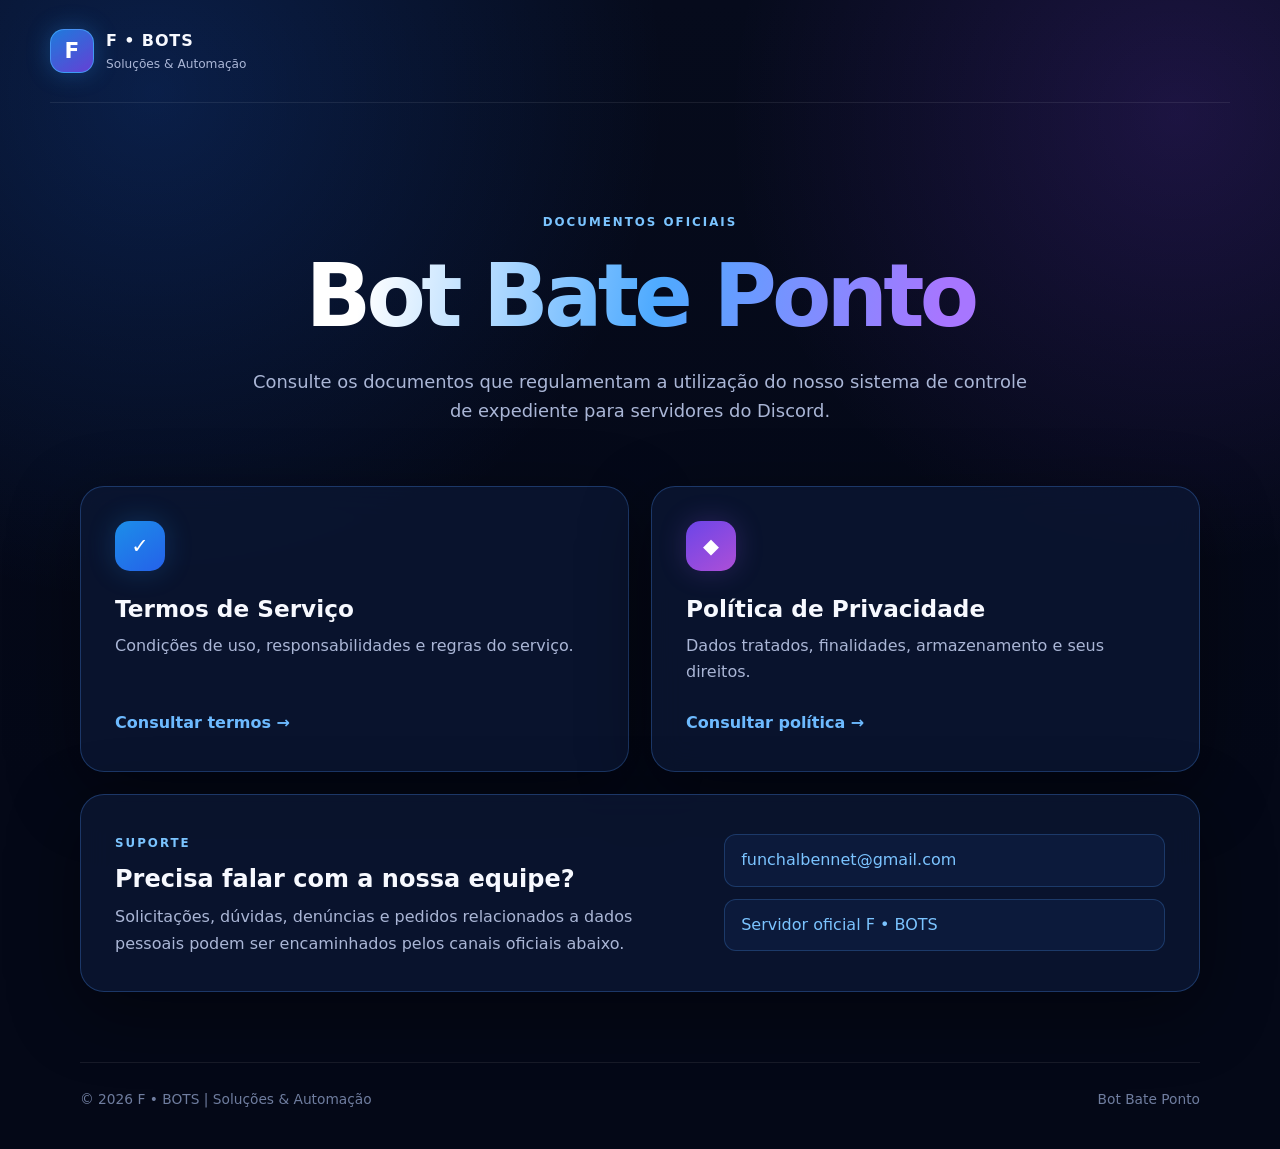
<file: index.html>
<!doctype html>
<html lang="pt-BR">
  <head>
    <meta charset="utf-8" />
    <meta name="viewport" content="width=device-width, initial-scale=1" />
    <meta
      name="description"
      content="Documentos oficiais do Bot Bate Ponto, desenvolvido pela F • BOTS | Soluções & Automação."
    />
    <title>Bot Bate Ponto | Documentos oficiais</title>
    <link rel="stylesheet" href="styles.css" />
  </head>
  <body>
    <header class="site-header">
      <a class="brand" href="index.html" aria-label="Página inicial">
        <span class="brand-mark">F</span>
        <span><strong>F • BOTS</strong><small>Soluções & Automação</small></span>
      </a>
    </header>

    <main class="hero">
      <section class="hero-copy">
        <span class="badge">DOCUMENTOS OFICIAIS</span>
        <h1>Bot Bate Ponto</h1>
        <p>
          Consulte os documentos que regulamentam a utilização do nosso sistema
          de controle de expediente para servidores do Discord.
        </p>
      </section>

      <section class="document-grid" aria-label="Documentos">
        <a class="document-card" href="termos.html">
          <span class="card-icon">✓</span>
          <h2>Termos de Serviço</h2>
          <p>Condições de uso, responsabilidades e regras do serviço.</p>
          <span class="card-link">Consultar termos →</span>
        </a>

        <a class="document-card" href="privacidade.html">
          <span class="card-icon purple">◆</span>
          <h2>Política de Privacidade</h2>
          <p>Dados tratados, finalidades, armazenamento e seus direitos.</p>
          <span class="card-link">Consultar política →</span>
        </a>
      </section>

      <section class="support-card">
        <div>
          <span class="badge">SUPORTE</span>
          <h2>Precisa falar com a nossa equipe?</h2>
          <p>
            Solicitações, dúvidas, denúncias e pedidos relacionados a dados
            pessoais podem ser encaminhados pelos canais oficiais abaixo.
          </p>
        </div>
        <div class="support-links">
          <a href="mailto:funchalbennet@gmail.com">funchalbennet@gmail.com</a>
          <a href="https://discord.gg/VsxYSjmPvC" rel="noopener noreferrer"
            >Servidor oficial F • BOTS</a
          >
        </div>
      </section>
    </main>

    <footer>
      <span>© 2026 F • BOTS | Soluções & Automação</span>
      <span>Bot Bate Ponto</span>
    </footer>
  </body>
</html>
</file>
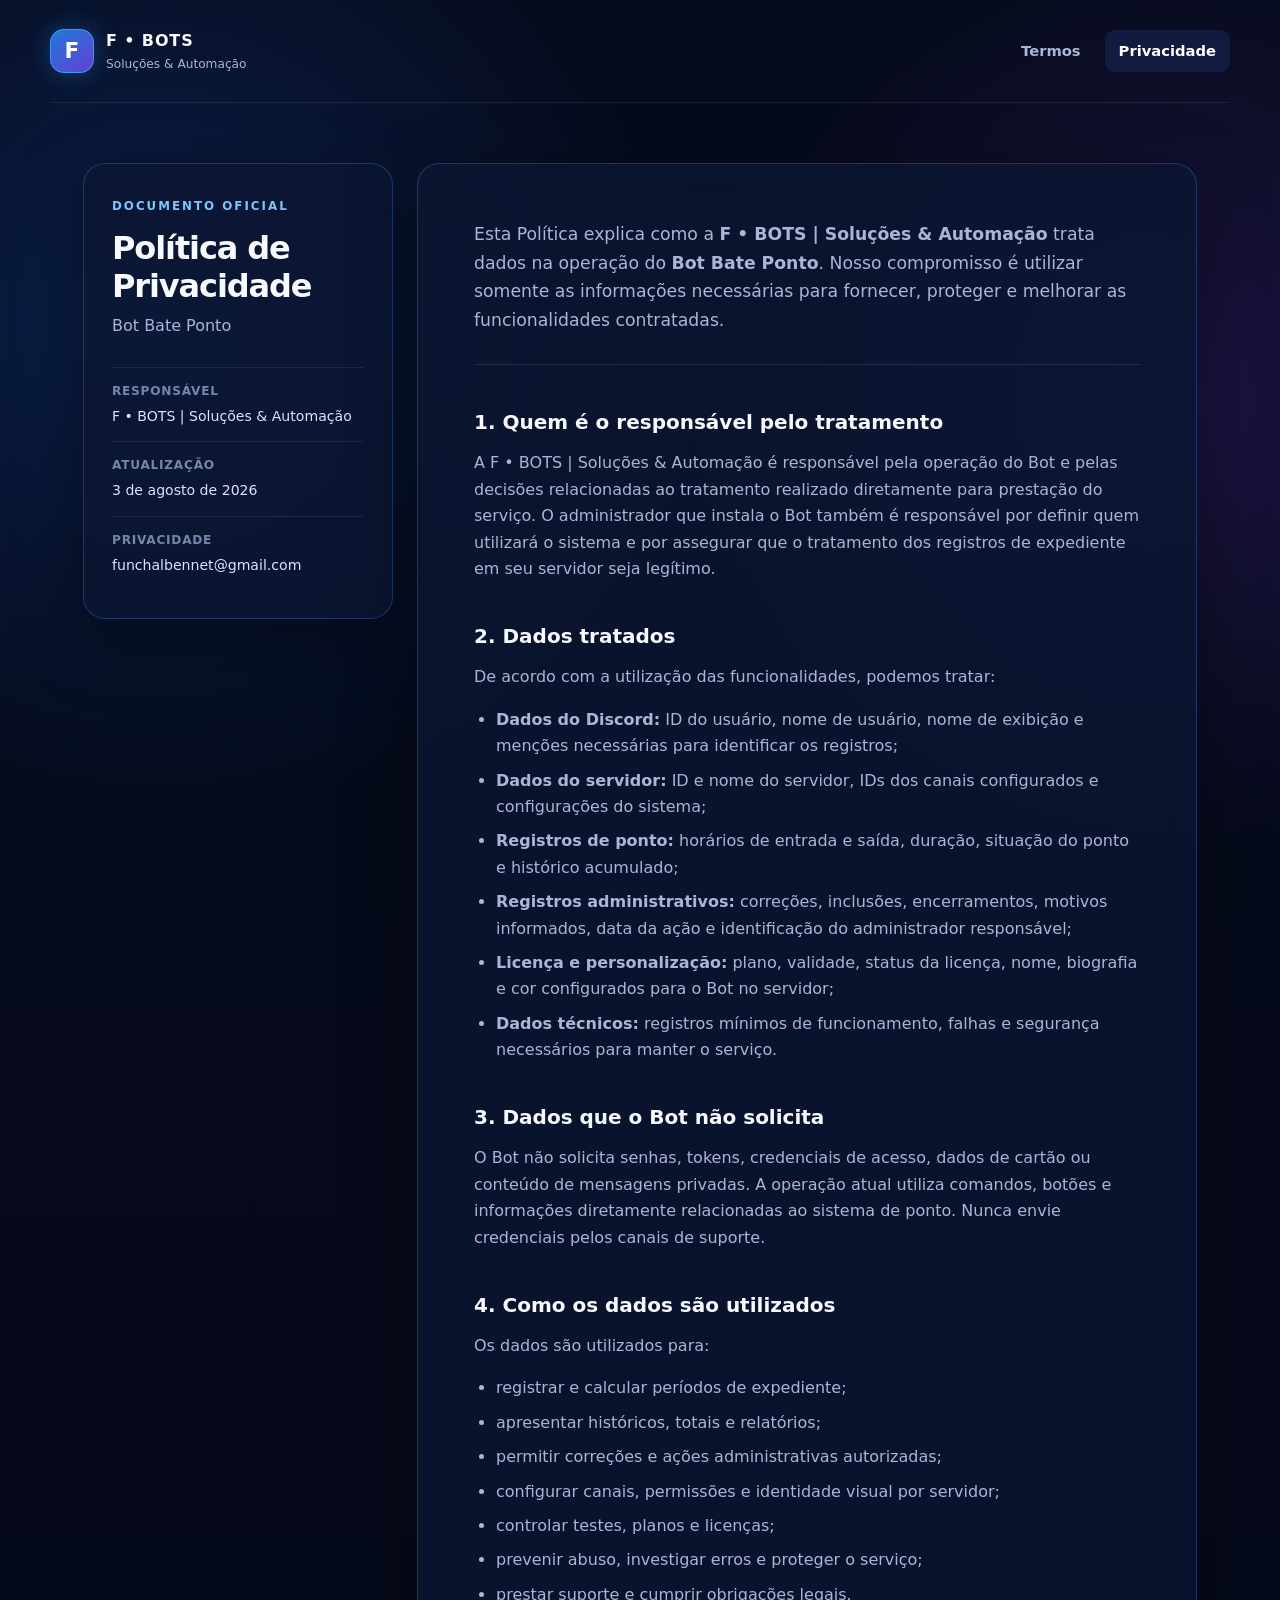
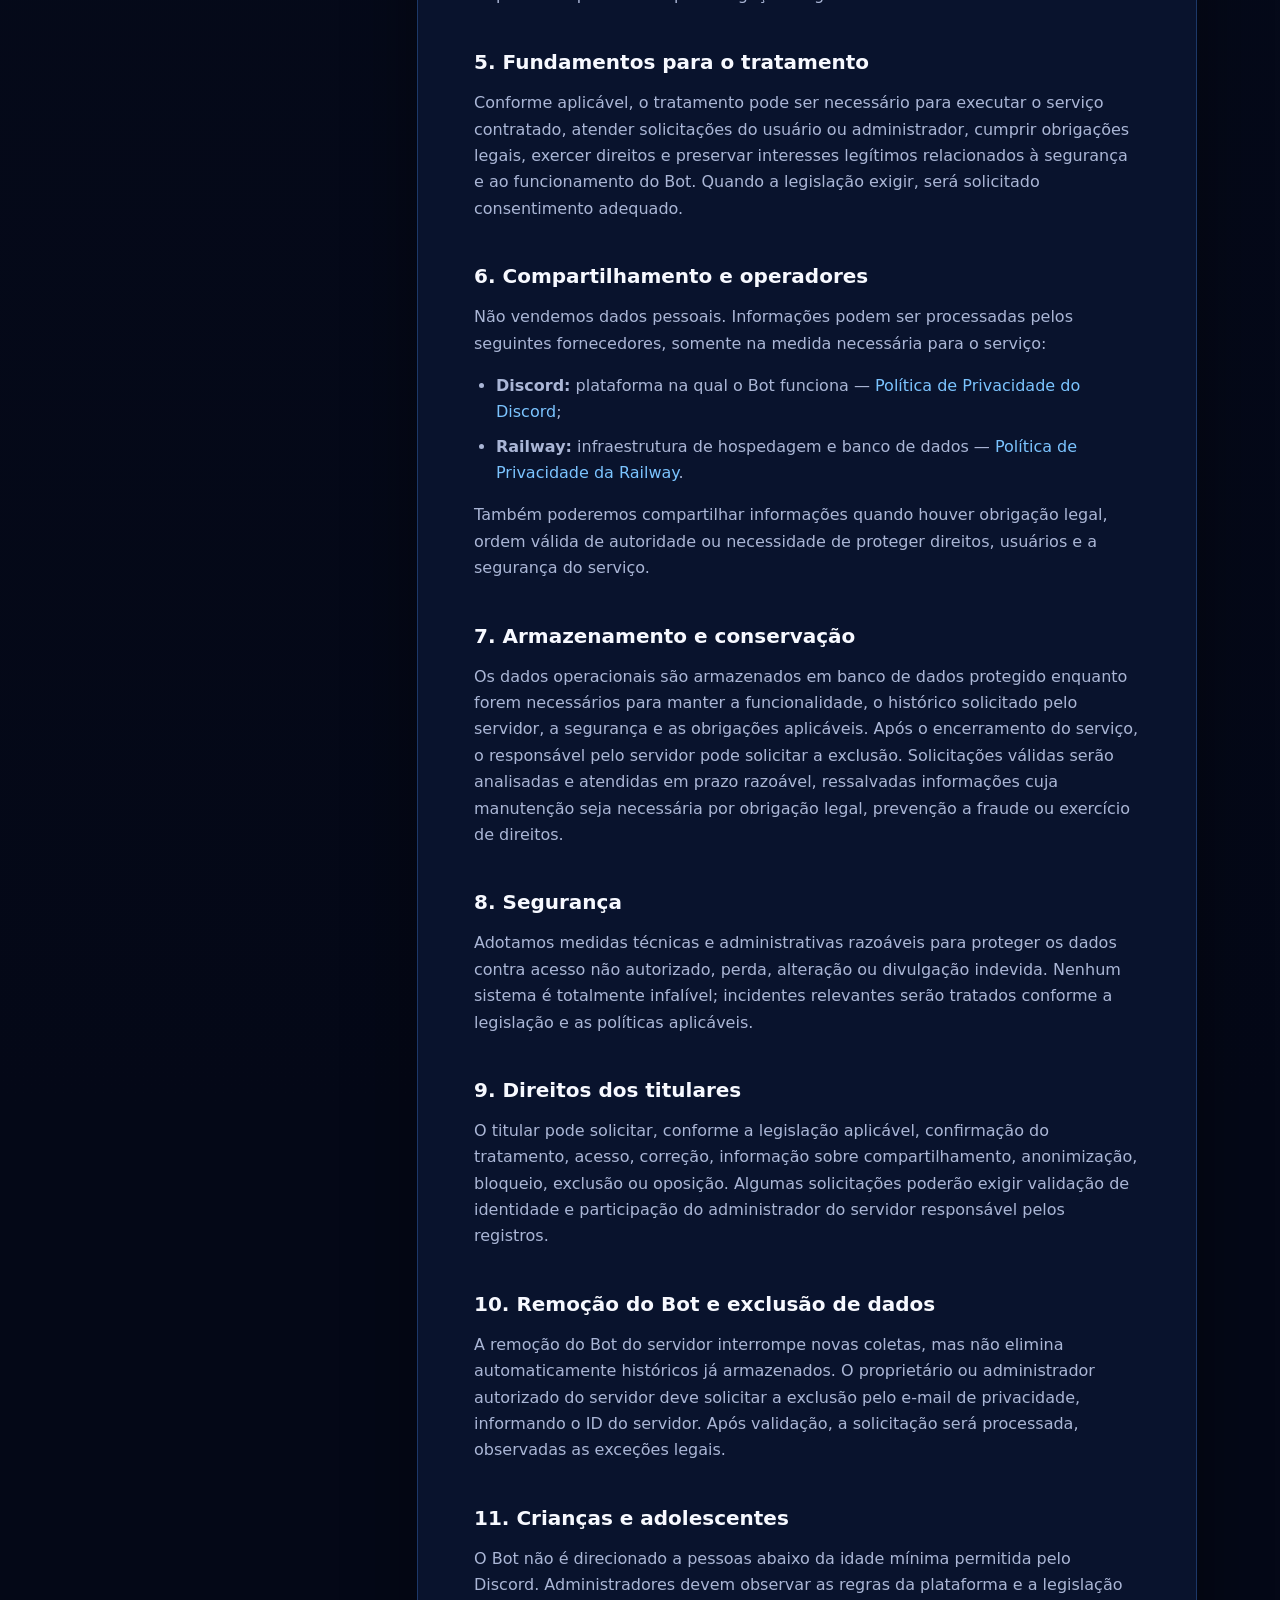
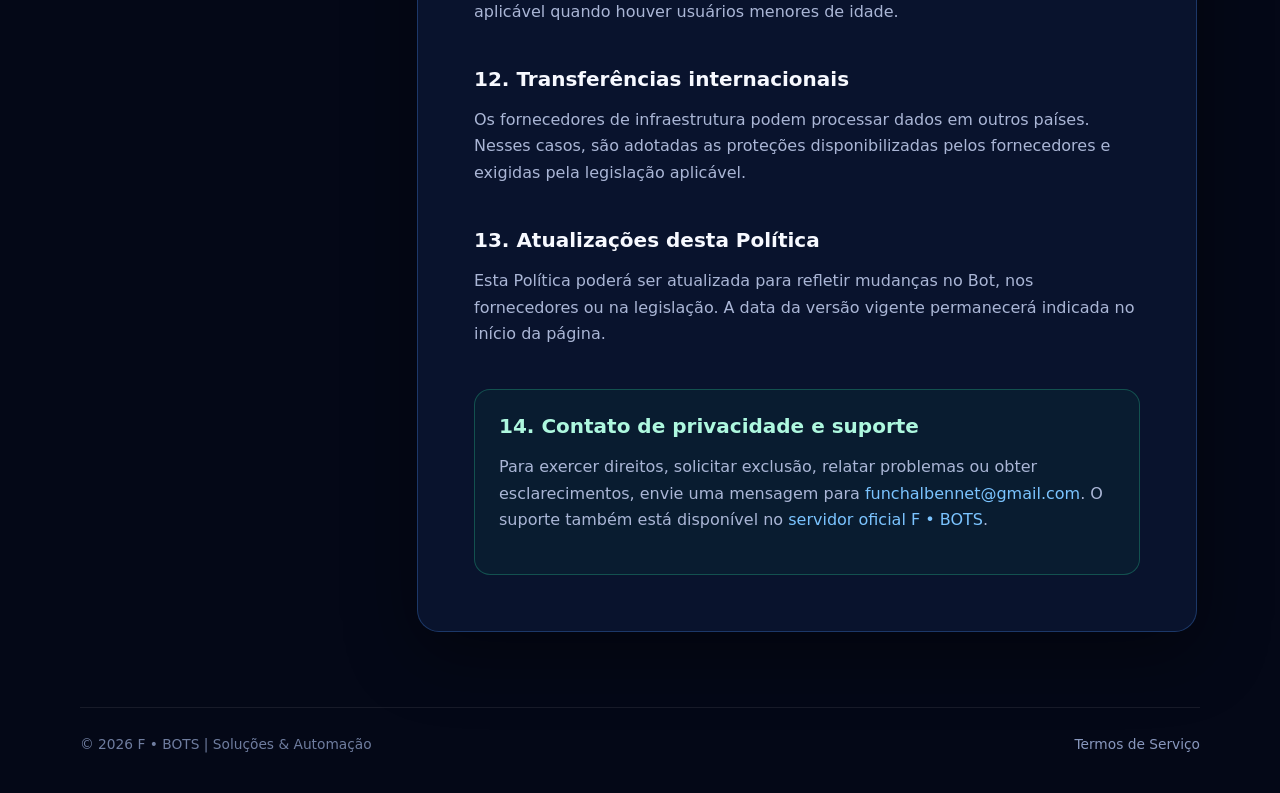
<file: privacidade.html>
<!doctype html>
<html lang="pt-BR">
  <head>
    <meta charset="utf-8" />
    <meta name="viewport" content="width=device-width, initial-scale=1" />
    <meta
      name="description"
      content="Política de Privacidade do Bot Bate Ponto, desenvolvido pela F • BOTS | Soluções & Automação."
    />
    <title>Política de Privacidade | Bot Bate Ponto</title>
    <link rel="stylesheet" href="styles.css" />
  </head>
  <body>
    <header class="site-header">
      <a class="brand" href="index.html" aria-label="Página inicial">
        <span class="brand-mark">F</span>
        <span><strong>F • BOTS</strong><small>Soluções & Automação</small></span>
      </a>
      <nav>
        <a href="termos.html">Termos</a>
        <a class="active" href="privacidade.html">Privacidade</a>
      </nav>
    </header>

    <main class="legal-layout">
      <aside class="legal-summary">
        <span class="badge">DOCUMENTO OFICIAL</span>
        <h1>Política de Privacidade</h1>
        <p>Bot Bate Ponto</p>
        <dl>
          <div><dt>Responsável</dt><dd>F • BOTS | Soluções & Automação</dd></div>
          <div><dt>Atualização</dt><dd>3 de agosto de 2026</dd></div>
          <div><dt>Privacidade</dt><dd>funchalbennet@gmail.com</dd></div>
        </dl>
      </aside>

      <article class="legal-content">
        <p class="lead">
          Esta Política explica como a
          <strong>F • BOTS | Soluções & Automação</strong> trata dados na operação
          do <strong>Bot Bate Ponto</strong>. Nosso compromisso é utilizar somente
          as informações necessárias para fornecer, proteger e melhorar as
          funcionalidades contratadas.
        </p>

        <section>
          <h2>1. Quem é o responsável pelo tratamento</h2>
          <p>
            A F • BOTS | Soluções & Automação é responsável pela operação do Bot e
            pelas decisões relacionadas ao tratamento realizado diretamente para
            prestação do serviço. O administrador que instala o Bot também é
            responsável por definir quem utilizará o sistema e por assegurar que o
            tratamento dos registros de expediente em seu servidor seja legítimo.
          </p>
        </section>

        <section>
          <h2>2. Dados tratados</h2>
          <p>De acordo com a utilização das funcionalidades, podemos tratar:</p>
          <ul>
            <li>
              <strong>Dados do Discord:</strong> ID do usuário, nome de usuário,
              nome de exibição e menções necessárias para identificar os registros;
            </li>
            <li>
              <strong>Dados do servidor:</strong> ID e nome do servidor, IDs dos
              canais configurados e configurações do sistema;
            </li>
            <li>
              <strong>Registros de ponto:</strong> horários de entrada e saída,
              duração, situação do ponto e histórico acumulado;
            </li>
            <li>
              <strong>Registros administrativos:</strong> correções, inclusões,
              encerramentos, motivos informados, data da ação e identificação do
              administrador responsável;
            </li>
            <li>
              <strong>Licença e personalização:</strong> plano, validade, status da
              licença, nome, biografia e cor configurados para o Bot no servidor;
            </li>
            <li>
              <strong>Dados técnicos:</strong> registros mínimos de funcionamento,
              falhas e segurança necessários para manter o serviço.
            </li>
          </ul>
        </section>

        <section>
          <h2>3. Dados que o Bot não solicita</h2>
          <p>
            O Bot não solicita senhas, tokens, credenciais de acesso, dados de
            cartão ou conteúdo de mensagens privadas. A operação atual utiliza
            comandos, botões e informações diretamente relacionadas ao sistema de
            ponto. Nunca envie credenciais pelos canais de suporte.
          </p>
        </section>

        <section>
          <h2>4. Como os dados são utilizados</h2>
          <p>Os dados são utilizados para:</p>
          <ul>
            <li>registrar e calcular períodos de expediente;</li>
            <li>apresentar históricos, totais e relatórios;</li>
            <li>permitir correções e ações administrativas autorizadas;</li>
            <li>configurar canais, permissões e identidade visual por servidor;</li>
            <li>controlar testes, planos e licenças;</li>
            <li>prevenir abuso, investigar erros e proteger o serviço;</li>
            <li>prestar suporte e cumprir obrigações legais.</li>
          </ul>
        </section>

        <section>
          <h2>5. Fundamentos para o tratamento</h2>
          <p>
            Conforme aplicável, o tratamento pode ser necessário para executar o
            serviço contratado, atender solicitações do usuário ou administrador,
            cumprir obrigações legais, exercer direitos e preservar interesses
            legítimos relacionados à segurança e ao funcionamento do Bot. Quando a
            legislação exigir, será solicitado consentimento adequado.
          </p>
        </section>

        <section>
          <h2>6. Compartilhamento e operadores</h2>
          <p>
            Não vendemos dados pessoais. Informações podem ser processadas pelos
            seguintes fornecedores, somente na medida necessária para o serviço:
          </p>
          <ul>
            <li>
              <strong>Discord:</strong> plataforma na qual o Bot funciona —
              <a href="https://discord.com/privacy" rel="noopener noreferrer"
                >Política de Privacidade do Discord</a
              >;
            </li>
            <li>
              <strong>Railway:</strong> infraestrutura de hospedagem e banco de
              dados —
              <a href="https://railway.com/legal/privacy" rel="noopener noreferrer"
                >Política de Privacidade da Railway</a
              >.
            </li>
          </ul>
          <p>
            Também poderemos compartilhar informações quando houver obrigação
            legal, ordem válida de autoridade ou necessidade de proteger direitos,
            usuários e a segurança do serviço.
          </p>
        </section>

        <section>
          <h2>7. Armazenamento e conservação</h2>
          <p>
            Os dados operacionais são armazenados em banco de dados protegido
            enquanto forem necessários para manter a funcionalidade, o histórico
            solicitado pelo servidor, a segurança e as obrigações aplicáveis. Após
            o encerramento do serviço, o responsável pelo servidor pode solicitar a
            exclusão. Solicitações válidas serão analisadas e atendidas em prazo
            razoável, ressalvadas informações cuja manutenção seja necessária por
            obrigação legal, prevenção a fraude ou exercício de direitos.
          </p>
        </section>

        <section>
          <h2>8. Segurança</h2>
          <p>
            Adotamos medidas técnicas e administrativas razoáveis para proteger os
            dados contra acesso não autorizado, perda, alteração ou divulgação
            indevida. Nenhum sistema é totalmente infalível; incidentes relevantes
            serão tratados conforme a legislação e as políticas aplicáveis.
          </p>
        </section>

        <section>
          <h2>9. Direitos dos titulares</h2>
          <p>
            O titular pode solicitar, conforme a legislação aplicável, confirmação
            do tratamento, acesso, correção, informação sobre compartilhamento,
            anonimização, bloqueio, exclusão ou oposição. Algumas solicitações
            poderão exigir validação de identidade e participação do administrador
            do servidor responsável pelos registros.
          </p>
        </section>

        <section>
          <h2>10. Remoção do Bot e exclusão de dados</h2>
          <p>
            A remoção do Bot do servidor interrompe novas coletas, mas não elimina
            automaticamente históricos já armazenados. O proprietário ou
            administrador autorizado do servidor deve solicitar a exclusão pelo
            e-mail de privacidade, informando o ID do servidor. Após validação, a
            solicitação será processada, observadas as exceções legais.
          </p>
        </section>

        <section>
          <h2>11. Crianças e adolescentes</h2>
          <p>
            O Bot não é direcionado a pessoas abaixo da idade mínima permitida pelo
            Discord. Administradores devem observar as regras da plataforma e a
            legislação aplicável quando houver usuários menores de idade.
          </p>
        </section>

        <section>
          <h2>12. Transferências internacionais</h2>
          <p>
            Os fornecedores de infraestrutura podem processar dados em outros
            países. Nesses casos, são adotadas as proteções disponibilizadas pelos
            fornecedores e exigidas pela legislação aplicável.
          </p>
        </section>

        <section>
          <h2>13. Atualizações desta Política</h2>
          <p>
            Esta Política poderá ser atualizada para refletir mudanças no Bot, nos
            fornecedores ou na legislação. A data da versão vigente permanecerá
            indicada no início da página.
          </p>
        </section>

        <section class="contact-box">
          <h2>14. Contato de privacidade e suporte</h2>
          <p>
            Para exercer direitos, solicitar exclusão, relatar problemas ou obter
            esclarecimentos, envie uma mensagem para
            <a href="mailto:funchalbennet@gmail.com">funchalbennet@gmail.com</a>.
            O suporte também está disponível no
            <a href="https://discord.gg/VsxYSjmPvC" rel="noopener noreferrer"
              >servidor oficial F • BOTS</a
            >.
          </p>
        </section>
      </article>
    </main>

    <footer>
      <span>© 2026 F • BOTS | Soluções & Automação</span>
      <a href="termos.html">Termos de Serviço</a>
    </footer>
  </body>
</html>
</file>
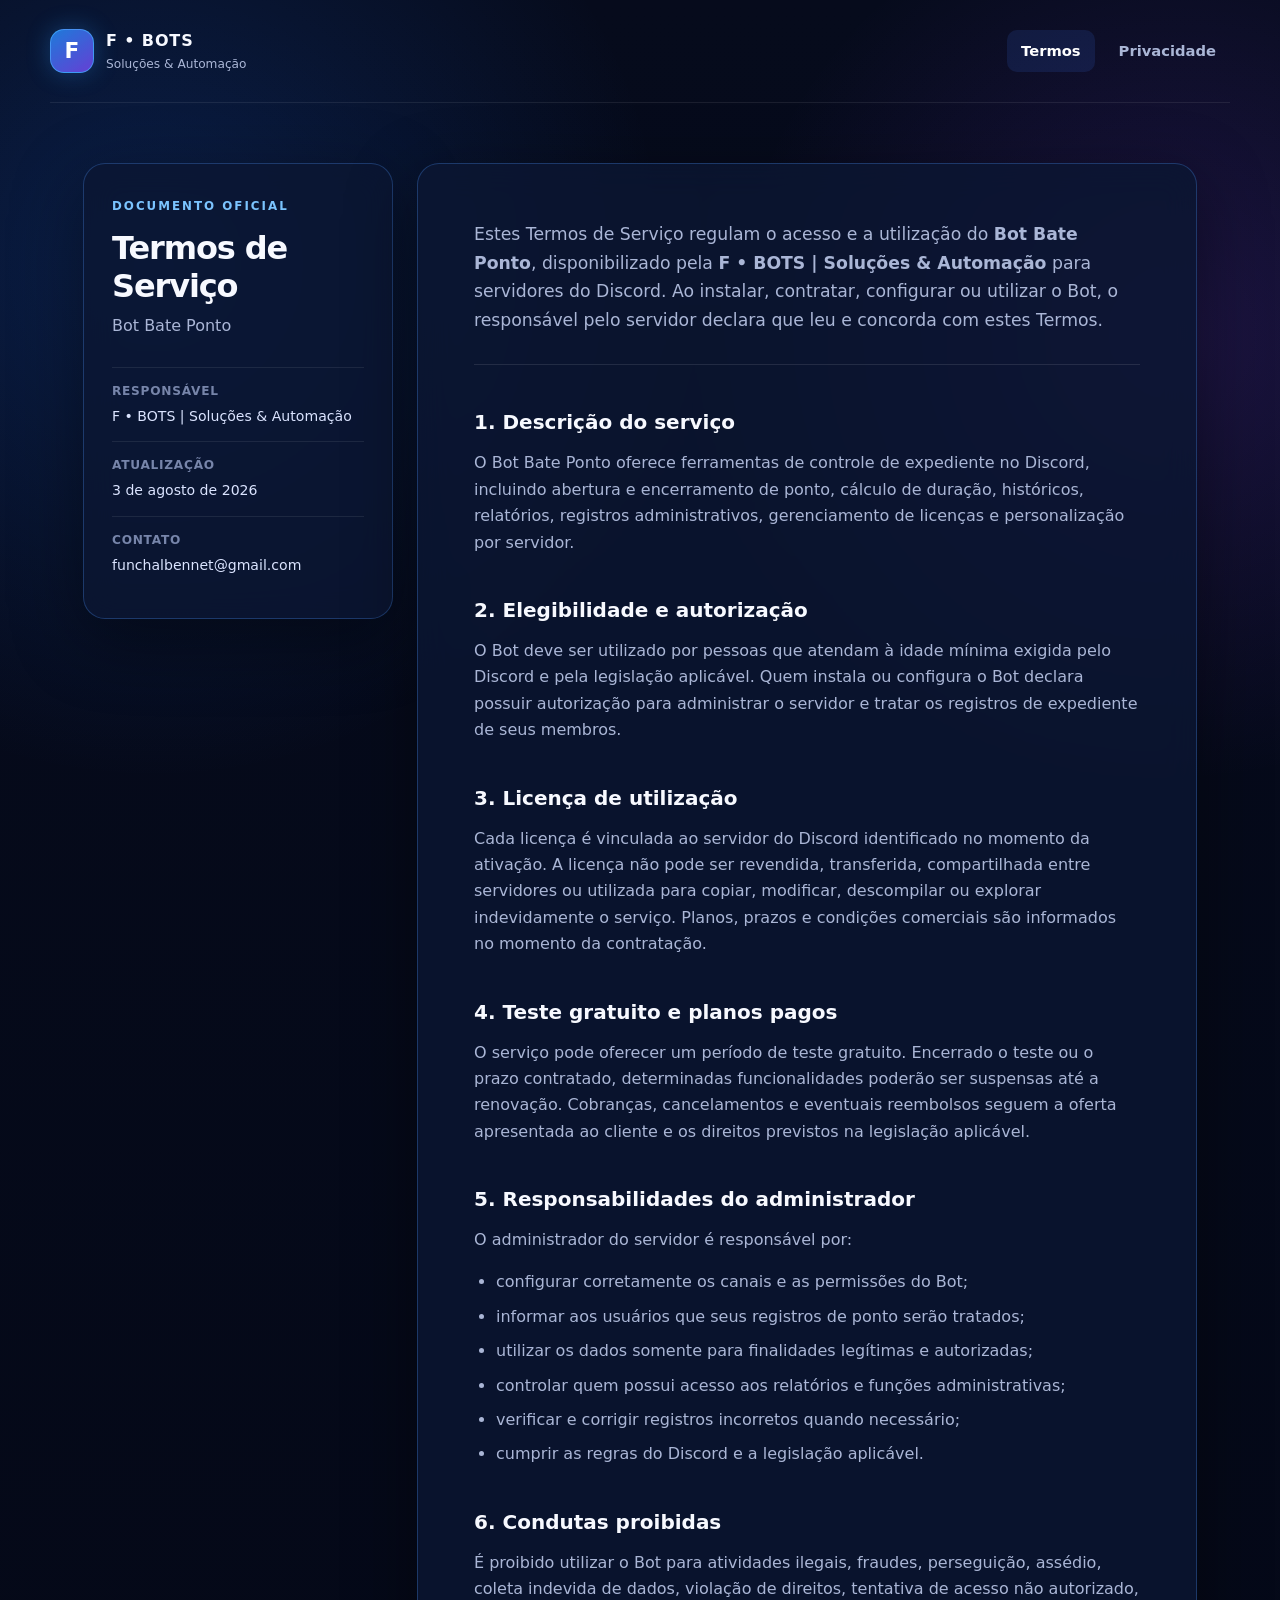
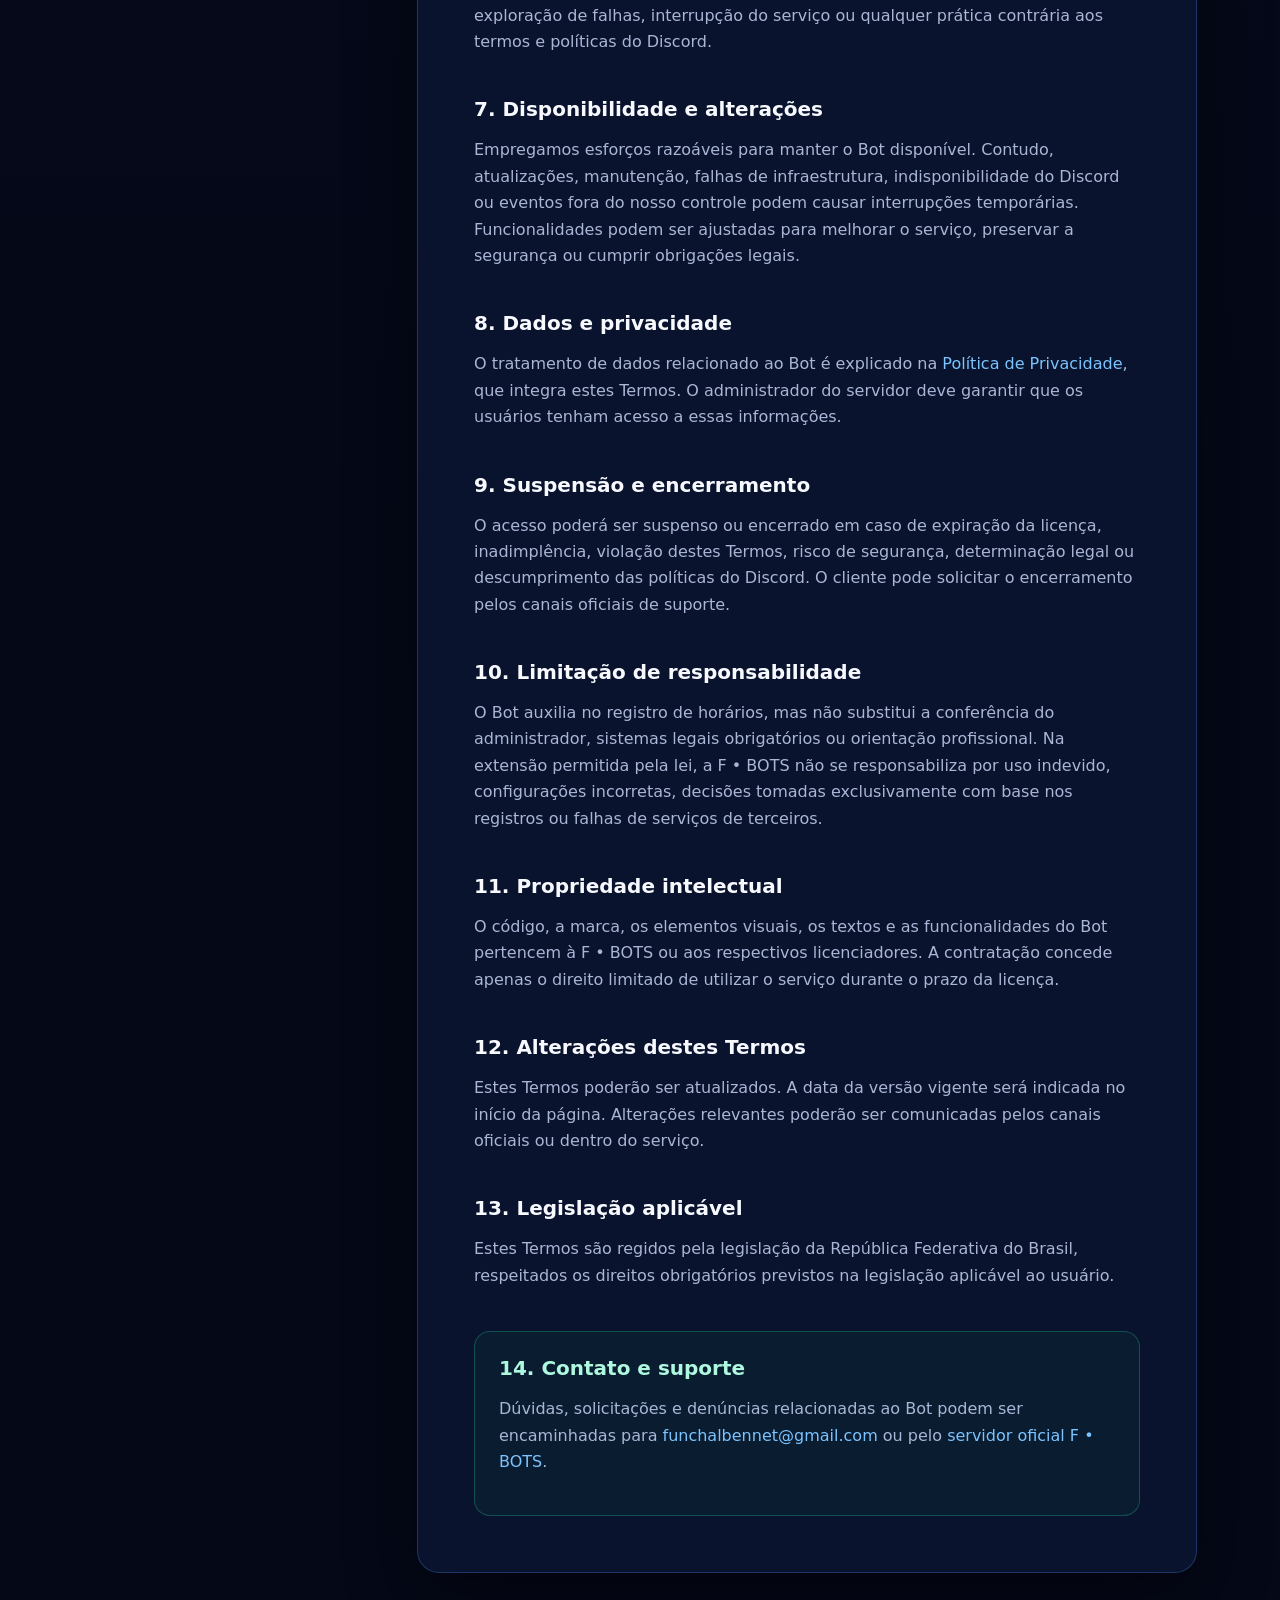
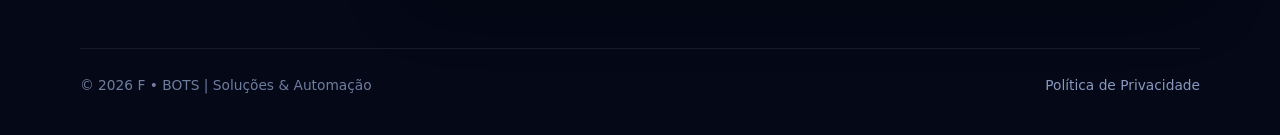
<file: termos.html>
<!doctype html>
<html lang="pt-BR">
  <head>
    <meta charset="utf-8" />
    <meta name="viewport" content="width=device-width, initial-scale=1" />
    <meta
      name="description"
      content="Termos de Serviço do Bot Bate Ponto, desenvolvido pela F • BOTS | Soluções & Automação."
    />
    <title>Termos de Serviço | Bot Bate Ponto</title>
    <link rel="stylesheet" href="styles.css" />
  </head>
  <body>
    <header class="site-header">
      <a class="brand" href="index.html" aria-label="Página inicial">
        <span class="brand-mark">F</span>
        <span><strong>F • BOTS</strong><small>Soluções & Automação</small></span>
      </a>
      <nav>
        <a class="active" href="termos.html">Termos</a>
        <a href="privacidade.html">Privacidade</a>
      </nav>
    </header>

    <main class="legal-layout">
      <aside class="legal-summary">
        <span class="badge">DOCUMENTO OFICIAL</span>
        <h1>Termos de Serviço</h1>
        <p>Bot Bate Ponto</p>
        <dl>
          <div><dt>Responsável</dt><dd>F • BOTS | Soluções & Automação</dd></div>
          <div><dt>Atualização</dt><dd>3 de agosto de 2026</dd></div>
          <div><dt>Contato</dt><dd>funchalbennet@gmail.com</dd></div>
        </dl>
      </aside>

      <article class="legal-content">
        <p class="lead">
          Estes Termos de Serviço regulam o acesso e a utilização do
          <strong>Bot Bate Ponto</strong>, disponibilizado pela
          <strong>F • BOTS | Soluções & Automação</strong> para servidores do
          Discord. Ao instalar, contratar, configurar ou utilizar o Bot, o
          responsável pelo servidor declara que leu e concorda com estes Termos.
        </p>

        <section>
          <h2>1. Descrição do serviço</h2>
          <p>
            O Bot Bate Ponto oferece ferramentas de controle de expediente no
            Discord, incluindo abertura e encerramento de ponto, cálculo de
            duração, históricos, relatórios, registros administrativos,
            gerenciamento de licenças e personalização por servidor.
          </p>
        </section>

        <section>
          <h2>2. Elegibilidade e autorização</h2>
          <p>
            O Bot deve ser utilizado por pessoas que atendam à idade mínima
            exigida pelo Discord e pela legislação aplicável. Quem instala ou
            configura o Bot declara possuir autorização para administrar o
            servidor e tratar os registros de expediente de seus membros.
          </p>
        </section>

        <section>
          <h2>3. Licença de utilização</h2>
          <p>
            Cada licença é vinculada ao servidor do Discord identificado no
            momento da ativação. A licença não pode ser revendida, transferida,
            compartilhada entre servidores ou utilizada para copiar, modificar,
            descompilar ou explorar indevidamente o serviço. Planos, prazos e
            condições comerciais são informados no momento da contratação.
          </p>
        </section>

        <section>
          <h2>4. Teste gratuito e planos pagos</h2>
          <p>
            O serviço pode oferecer um período de teste gratuito. Encerrado o
            teste ou o prazo contratado, determinadas funcionalidades poderão
            ser suspensas até a renovação. Cobranças, cancelamentos e eventuais
            reembolsos seguem a oferta apresentada ao cliente e os direitos
            previstos na legislação aplicável.
          </p>
        </section>

        <section>
          <h2>5. Responsabilidades do administrador</h2>
          <p>O administrador do servidor é responsável por:</p>
          <ul>
            <li>configurar corretamente os canais e as permissões do Bot;</li>
            <li>informar aos usuários que seus registros de ponto serão tratados;</li>
            <li>utilizar os dados somente para finalidades legítimas e autorizadas;</li>
            <li>controlar quem possui acesso aos relatórios e funções administrativas;</li>
            <li>verificar e corrigir registros incorretos quando necessário;</li>
            <li>cumprir as regras do Discord e a legislação aplicável.</li>
          </ul>
        </section>

        <section>
          <h2>6. Condutas proibidas</h2>
          <p>
            É proibido utilizar o Bot para atividades ilegais, fraudes,
            perseguição, assédio, coleta indevida de dados, violação de direitos,
            tentativa de acesso não autorizado, exploração de falhas, interrupção
            do serviço ou qualquer prática contrária aos termos e políticas do
            Discord.
          </p>
        </section>

        <section>
          <h2>7. Disponibilidade e alterações</h2>
          <p>
            Empregamos esforços razoáveis para manter o Bot disponível. Contudo,
            atualizações, manutenção, falhas de infraestrutura, indisponibilidade
            do Discord ou eventos fora do nosso controle podem causar interrupções
            temporárias. Funcionalidades podem ser ajustadas para melhorar o
            serviço, preservar a segurança ou cumprir obrigações legais.
          </p>
        </section>

        <section>
          <h2>8. Dados e privacidade</h2>
          <p>
            O tratamento de dados relacionado ao Bot é explicado na
            <a href="privacidade.html">Política de Privacidade</a>, que integra
            estes Termos. O administrador do servidor deve garantir que os
            usuários tenham acesso a essas informações.
          </p>
        </section>

        <section>
          <h2>9. Suspensão e encerramento</h2>
          <p>
            O acesso poderá ser suspenso ou encerrado em caso de expiração da
            licença, inadimplência, violação destes Termos, risco de segurança,
            determinação legal ou descumprimento das políticas do Discord. O
            cliente pode solicitar o encerramento pelos canais oficiais de suporte.
          </p>
        </section>

        <section>
          <h2>10. Limitação de responsabilidade</h2>
          <p>
            O Bot auxilia no registro de horários, mas não substitui a conferência
            do administrador, sistemas legais obrigatórios ou orientação
            profissional. Na extensão permitida pela lei, a F • BOTS não se
            responsabiliza por uso indevido, configurações incorretas, decisões
            tomadas exclusivamente com base nos registros ou falhas de serviços de
            terceiros.
          </p>
        </section>

        <section>
          <h2>11. Propriedade intelectual</h2>
          <p>
            O código, a marca, os elementos visuais, os textos e as funcionalidades
            do Bot pertencem à F • BOTS ou aos respectivos licenciadores. A
            contratação concede apenas o direito limitado de utilizar o serviço
            durante o prazo da licença.
          </p>
        </section>

        <section>
          <h2>12. Alterações destes Termos</h2>
          <p>
            Estes Termos poderão ser atualizados. A data da versão vigente será
            indicada no início da página. Alterações relevantes poderão ser
            comunicadas pelos canais oficiais ou dentro do serviço.
          </p>
        </section>

        <section>
          <h2>13. Legislação aplicável</h2>
          <p>
            Estes Termos são regidos pela legislação da República Federativa do
            Brasil, respeitados os direitos obrigatórios previstos na legislação
            aplicável ao usuário.
          </p>
        </section>

        <section class="contact-box">
          <h2>14. Contato e suporte</h2>
          <p>
            Dúvidas, solicitações e denúncias relacionadas ao Bot podem ser
            encaminhadas para
            <a href="mailto:funchalbennet@gmail.com">funchalbennet@gmail.com</a>
            ou pelo
            <a href="https://discord.gg/VsxYSjmPvC" rel="noopener noreferrer"
              >servidor oficial F • BOTS</a
            >.
          </p>
        </section>
      </article>
    </main>

    <footer>
      <span>© 2026 F • BOTS | Soluções & Automação</span>
      <a href="privacidade.html">Política de Privacidade</a>
    </footer>
  </body>
</html>
</file>
<file: styles.css>
:root {
  color-scheme: dark;
  --background: #040817;
  --surface: rgba(12, 22, 50, 0.82);
  --surface-strong: #0d1835;
  --border: rgba(77, 151, 255, 0.28);
  --text: #f7f9ff;
  --muted: #aab6d6;
  --blue: #2a9dff;
  --purple: #9d5cff;
  --green: #2ee6a6;
  --shadow: 0 20px 70px rgba(0, 0, 0, 0.42);
}

* {
  box-sizing: border-box;
}

html {
  scroll-behavior: smooth;
}

body {
  min-height: 100vh;
  margin: 0;
  color: var(--text);
  font-family:
    Inter, ui-sans-serif, system-ui, -apple-system, BlinkMacSystemFont, "Segoe UI",
    sans-serif;
  line-height: 1.65;
  background:
    radial-gradient(circle at 12% 8%, rgba(28, 113, 255, 0.2), transparent 32rem),
    radial-gradient(circle at 92% 10%, rgba(140, 66, 255, 0.17), transparent 28rem),
    linear-gradient(180deg, #060b1c 0%, var(--background) 68%);
}

a {
  color: #7bc4ff;
  text-decoration: none;
}

a:hover {
  color: #b3ddff;
}

.site-header {
  display: flex;
  align-items: center;
  justify-content: space-between;
  width: min(1180px, calc(100% - 40px));
  margin: 0 auto;
  padding: 28px 0;
  border-bottom: 1px solid rgba(255, 255, 255, 0.08);
}

.brand {
  display: inline-flex;
  align-items: center;
  gap: 12px;
  color: var(--text);
}

.brand:hover {
  color: var(--text);
}

.brand-mark {
  display: grid;
  width: 44px;
  height: 44px;
  place-items: center;
  border: 1px solid rgba(68, 172, 255, 0.72);
  border-radius: 14px;
  color: white;
  font-size: 1.35rem;
  font-weight: 900;
  background: linear-gradient(145deg, rgba(35, 144, 255, 0.82), #6540d4);
  box-shadow: 0 0 24px rgba(42, 157, 255, 0.3);
}

.brand strong,
.brand small {
  display: block;
}

.brand strong {
  letter-spacing: 0.055em;
}

.brand small {
  color: var(--muted);
  font-size: 0.76rem;
}

nav {
  display: flex;
  gap: 10px;
}

nav a {
  padding: 9px 14px;
  border-radius: 10px;
  color: var(--muted);
  font-size: 0.92rem;
  font-weight: 650;
}

nav a:hover,
nav a.active {
  color: white;
  background: rgba(61, 125, 255, 0.13);
}

.hero {
  width: min(1120px, calc(100% - 40px));
  margin: 0 auto;
  padding: 105px 0 70px;
}

.hero-copy {
  max-width: 780px;
  margin: 0 auto 60px;
  text-align: center;
}

.badge {
  display: inline-block;
  margin-bottom: 12px;
  color: #7bc4ff;
  font-size: 0.74rem;
  font-weight: 800;
  letter-spacing: 0.17em;
}

h1,
h2 {
  margin-top: 0;
  line-height: 1.2;
}

.hero h1 {
  margin-bottom: 18px;
  font-size: clamp(2.8rem, 7vw, 5.4rem);
  letter-spacing: -0.055em;
  background: linear-gradient(100deg, #ffffff 15%, #4eaaff 52%, #a776ff 88%);
  -webkit-background-clip: text;
  background-clip: text;
  color: transparent;
}

.hero-copy p {
  margin: 0;
  color: var(--muted);
  font-size: 1.12rem;
}

.document-grid {
  display: grid;
  grid-template-columns: repeat(2, minmax(0, 1fr));
  gap: 22px;
}

.document-card,
.support-card,
.legal-summary,
.legal-content {
  border: 1px solid var(--border);
  background: var(--surface);
  box-shadow: var(--shadow);
  backdrop-filter: blur(16px);
}

.document-card {
  padding: 34px;
  border-radius: 24px;
  color: var(--text);
  transition:
    transform 180ms ease,
    border-color 180ms ease;
}

.document-card:hover {
  color: var(--text);
  border-color: rgba(74, 168, 255, 0.68);
  transform: translateY(-4px);
}

.card-icon {
  display: grid;
  width: 50px;
  height: 50px;
  margin-bottom: 24px;
  place-items: center;
  border-radius: 15px;
  color: white;
  font-size: 1.3rem;
  font-weight: 900;
  background: linear-gradient(145deg, #1c8ee9, #2561e9);
  box-shadow: 0 0 28px rgba(42, 157, 255, 0.22);
}

.card-icon.purple {
  background: linear-gradient(145deg, #6c45e8, #ad4fd7);
  box-shadow: 0 0 28px rgba(157, 92, 255, 0.22);
}

.document-card h2 {
  margin-bottom: 10px;
  font-size: 1.45rem;
}

.document-card p {
  min-height: 52px;
  margin: 0 0 25px;
  color: var(--muted);
}

.card-link {
  color: #6dbaff;
  font-weight: 750;
}

.support-card {
  display: grid;
  grid-template-columns: 1.3fr 1fr;
  gap: 36px;
  margin-top: 22px;
  padding: 34px;
  border-radius: 24px;
}

.support-card h2 {
  margin-bottom: 10px;
}

.support-card p {
  margin: 0;
  color: var(--muted);
}

.support-links {
  display: flex;
  flex-direction: column;
  justify-content: center;
  gap: 12px;
}

.support-links a {
  padding: 12px 16px;
  border: 1px solid rgba(80, 158, 255, 0.24);
  border-radius: 12px;
  background: rgba(48, 104, 211, 0.09);
}

.legal-layout {
  display: grid;
  grid-template-columns: 310px minmax(0, 780px);
  align-items: start;
  justify-content: center;
  gap: 24px;
  width: min(1160px, calc(100% - 40px));
  margin: 0 auto;
  padding: 60px 0 75px;
}

.legal-summary {
  position: sticky;
  top: 24px;
  padding: 28px;
  border-radius: 22px;
}

.legal-summary h1 {
  margin-bottom: 7px;
  font-size: 2rem;
  letter-spacing: -0.035em;
}

.legal-summary > p {
  margin: 0 0 28px;
  color: var(--muted);
}

.legal-summary dl,
.legal-summary dd {
  margin: 0;
}

.legal-summary dl > div {
  padding: 13px 0;
  border-top: 1px solid rgba(255, 255, 255, 0.08);
}

.legal-summary dt {
  color: #7785aa;
  font-size: 0.76rem;
  font-weight: 750;
  letter-spacing: 0.06em;
  text-transform: uppercase;
}

.legal-summary dd {
  margin-top: 4px;
  color: #dbe4ff;
  font-size: 0.88rem;
  overflow-wrap: anywhere;
}

.legal-content {
  padding: clamp(28px, 5vw, 56px);
  border-radius: 22px;
}

.lead {
  margin: 0 0 45px;
  padding: 0 0 30px;
  border-bottom: 1px solid rgba(255, 255, 255, 0.1);
  color: #dce5ff;
  font-size: 1.08rem;
}

.legal-content section {
  margin-top: 42px;
  scroll-margin-top: 24px;
}

.legal-content h2 {
  margin-bottom: 12px;
  color: #f7f9ff;
  font-size: 1.25rem;
}

.legal-content p,
.legal-content li {
  color: var(--muted);
}

.legal-content ul {
  margin: 14px 0 0;
  padding-left: 22px;
}

.legal-content li + li {
  margin-top: 8px;
}

.contact-box {
  padding: 24px;
  border: 1px solid rgba(46, 230, 166, 0.26);
  border-radius: 16px;
  background: rgba(21, 139, 107, 0.08);
}

.contact-box h2 {
  color: #aef8df;
}

footer {
  display: flex;
  justify-content: space-between;
  gap: 20px;
  width: min(1120px, calc(100% - 40px));
  margin: 0 auto;
  padding: 25px 0 38px;
  border-top: 1px solid rgba(255, 255, 255, 0.08);
  color: #6f7d9f;
  font-size: 0.86rem;
}

footer a {
  color: #8998be;
}

@media (max-width: 820px) {
  .site-header {
    align-items: flex-start;
    gap: 20px;
  }

  nav {
    flex-direction: column;
    gap: 2px;
    text-align: right;
  }

  nav a {
    padding: 5px 8px;
  }

  .hero {
    padding-top: 70px;
  }

  .document-grid,
  .support-card,
  .legal-layout {
    grid-template-columns: 1fr;
  }

  .legal-summary {
    position: static;
  }
}

@media (max-width: 520px) {
  .site-header,
  .hero,
  .legal-layout,
  footer {
    width: min(100% - 26px, 1120px);
  }

  .brand small {
    display: none;
  }

  .hero {
    padding-top: 52px;
  }

  .document-card,
  .support-card {
    padding: 25px;
  }

  footer {
    flex-direction: column;
  }
}
</file>
